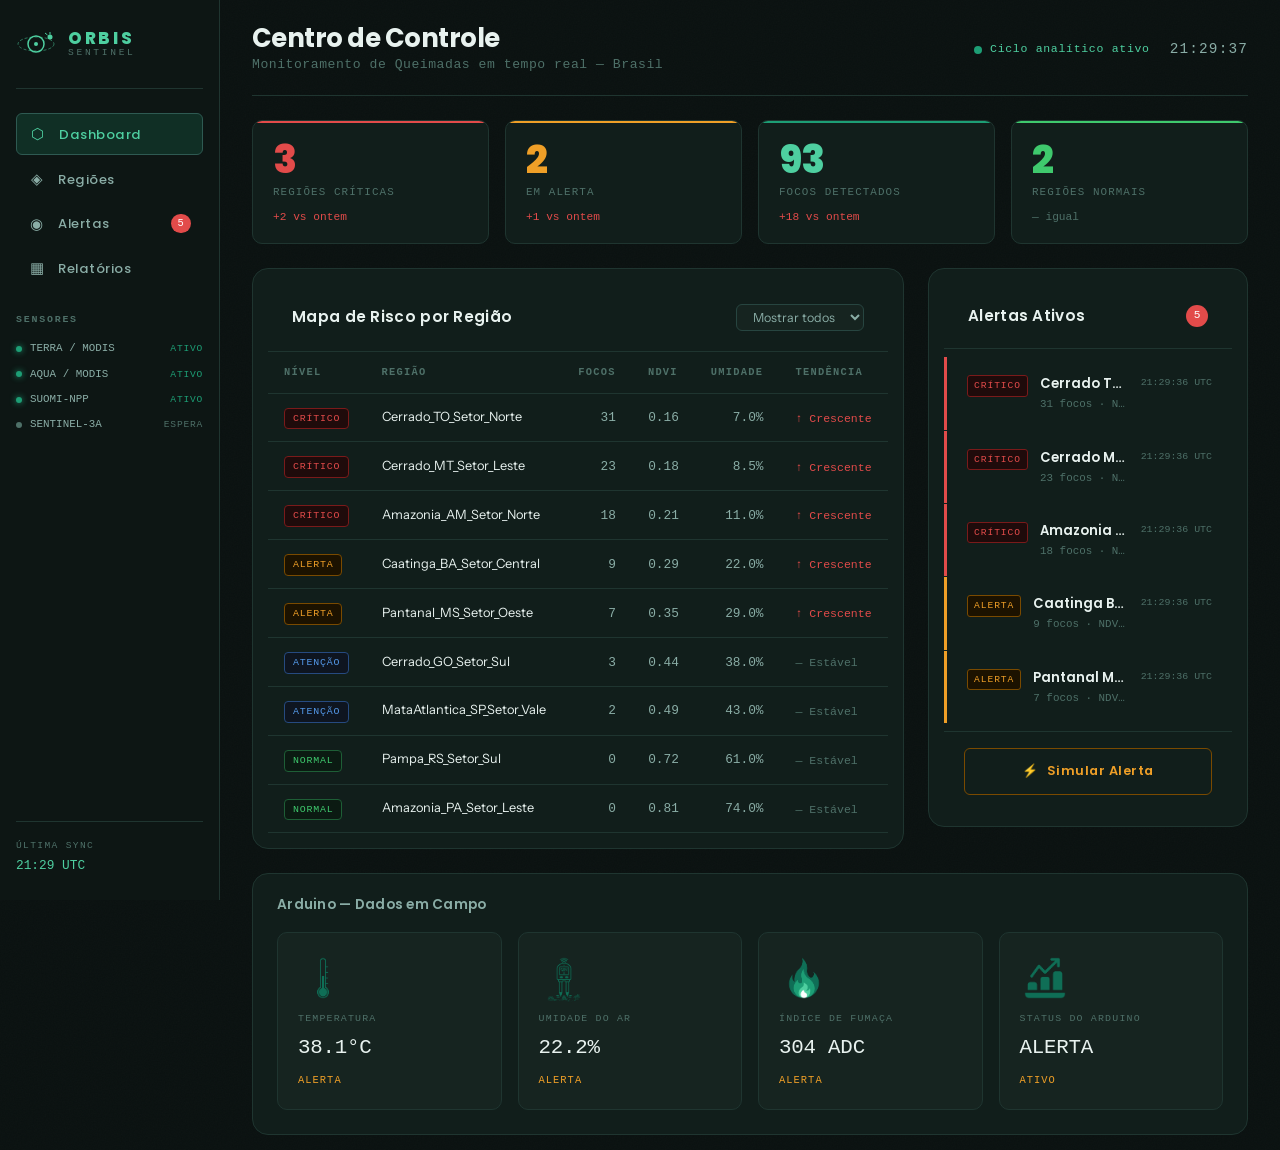
<file: index.html>
<!DOCTYPE html>
<html lang="pt-BR">
<head>
  <meta charset="UTF-8" />
  <meta name="viewport" content="width=device-width, initial-scale=1.0" />
  <meta name="description" content="Orbis Sentinel — Sistema de monitoramento orbital de queimadas e desmatamento em tempo real." />
  <title>Orbis Sentinel — Centro de Controle</title>

  <link rel="preconnect" href="https://fonts.googleapis.com" />
  <link rel="preconnect" href="https://fonts.gstatic.com" crossorigin />
  <link href="https://fonts.googleapis.com/css2?family=Syne:wght@400;500;600;700;800&family=JetBrains+Mono:wght@300;400;500&family=Instrument+Sans:ital,wght@0,400;0,500;0,600;1,400&display=swap" rel="stylesheet" />

  <link rel="stylesheet" href="css/style.css" />
</head>
<body>

  <a href="#main-content" class="skip-link">Ir para o conteúdo principal</a>

  <aside class="sidebar" aria-label="Painel de status do sistema">

    <div class="sidebar__brand" aria-label="Logo Orbis Sentinel">
      <div class="brand__icon" aria-hidden="true">
        <svg viewBox="0 0 40 40" fill="none" xmlns="http://www.w3.org/2000/svg" width="40" height="40">
          <circle cx="20" cy="20" r="8" stroke="currentColor" stroke-width="1.5"/>
          <ellipse cx="20" cy="20" rx="18" ry="7" stroke="currentColor" stroke-width="1" stroke-dasharray="3 2" opacity="0.5"/>
          <circle cx="34" cy="13" r="2.5" fill="currentColor"/>
          <line x1="31.5" y1="11" x2="29" y2="9" stroke="currentColor" stroke-width="1"/>
          <line x1="34" y1="10.5" x2="34" y2="8" stroke="currentColor" stroke-width="1"/>
          <circle cx="20" cy="20" r="2" fill="currentColor"/>
        </svg>
      </div>
      <div class="brand__text">
        <span class="brand__name">ORBIS</span>
        <span class="brand__sub">SENTINEL</span>
      </div>
    </div>

    <nav class="sidebar__nav" aria-label="Navegação principal">
      <a href="index.html"     class="nav__item nav__item--active" aria-current="page">
        <span class="nav__icon" aria-hidden="true">⬡</span>
        <span class="nav__label">Dashboard</span>
      </a>
      <a href="regioes.html"   class="nav__item">
        <span class="nav__icon" aria-hidden="true">◈</span>
        <span class="nav__label">Regiões</span>
      </a>
      <a href="alertas.html"   class="nav__item">
        <span class="nav__icon" aria-hidden="true">◉</span>
        <span class="nav__label">Alertas</span>
        <span class="nav__badge" aria-label="5 alertas ativos">5</span>
      </a>
      <a href="relatorios.html" class="nav__item">
        <span class="nav__icon" aria-hidden="true">▦</span>
        <span class="nav__label">Relatórios</span>
      </a>
    </nav>

    <section class="sidebar__satellites" aria-label="Satélites ativos em monitoramento">
      <h2 class="sidebar__section-title">Sensores</h2>
      <ul class="satellite-list" role="list">
        <li class="satellite-item satellite-item--online">
          <span class="satellite-item__dot" aria-hidden="true"></span>
          <span class="satellite-item__name">TERRA / MODIS</span>
          <span class="satellite-item__status">ATIVO</span>
        </li>
        <li class="satellite-item satellite-item--online">
          <span class="satellite-item__dot" aria-hidden="true"></span>
          <span class="satellite-item__name">AQUA / MODIS</span>
          <span class="satellite-item__status">ATIVO</span>
        </li>
        <li class="satellite-item satellite-item--online">
          <span class="satellite-item__dot" aria-hidden="true"></span>
          <span class="satellite-item__name">SUOMI-NPP</span>
          <span class="satellite-item__status">ATIVO</span>
        </li>
        <li class="satellite-item satellite-item--standby">
          <span class="satellite-item__dot" aria-hidden="true"></span>
          <span class="satellite-item__name">SENTINEL-3A</span>
          <span class="satellite-item__status">ESPERA</span>
        </li>
      </ul>
    </section>

    <div class="sidebar__sync">
      <span class="sync__label">Última sync</span>
      <time class="sync__time" id="last-sync" datetime="2026-06-01T08:00">08:00 UTC</time>
    </div>

    <button class="sidebar__toggle" id="nav-toggle" aria-expanded="false" aria-controls="sidebar-nav-region" aria-label="Abrir menu de navegação">
      <span aria-hidden="true">☰</span>
    </button>

  </aside>

  <main id="main-content" class="main">

    <header class="topbar" role="banner">
      <div class="topbar__left">
        <h1 class="topbar__title">Centro de Controle</h1>
        <p class="topbar__subtitle">Monitoramento de Queimadas em tempo real — Brasil</p>
      </div>
      <div class="topbar__right">
        <div class="topbar__cycle" aria-live="polite" aria-label="Status do ciclo analítico">
          <span class="cycle__dot" aria-hidden="true"></span>
          <span class="cycle__label">Ciclo analítico ativo</span>
        </div>
        <time class="topbar__clock" id="clock" datetime="" aria-label="Hora atual">--:--:--</time>
      </div>
    </header>

    <section class="kpi-strip" aria-labelledby="kpi-heading">
      <h2 id="kpi-heading" class="visually-hidden">Indicadores chave de monitoramento</h2>

      <article class="kpi-card kpi-card--critical" aria-label="Regiões em nível crítico">
        <span class="kpi-card__value" id="kpi-critico">3</span>
        <span class="kpi-card__label">Regiões Críticas</span>
        <span class="kpi-card__delta kpi-card__delta--up" aria-label="Aumento de 2">+2 vs ontem</span>
      </article>

      <article class="kpi-card kpi-card--alert" aria-label="Regiões em nível alerta">
        <span class="kpi-card__value" id="kpi-alerta">2</span>
        <span class="kpi-card__label">Em Alerta</span>
        <span class="kpi-card__delta kpi-card__delta--up" aria-label="Aumento de 1">+1 vs ontem</span>
      </article>

      <article class="kpi-card kpi-card--total" aria-label="Total de focos de calor detectados">
        <span class="kpi-card__value" id="kpi-focos">93</span>
        <span class="kpi-card__label">Focos Detectados</span>
        <span class="kpi-card__delta kpi-card__delta--up" aria-label="Aumento de 18">+18 vs ontem</span>
      </article>

      <article class="kpi-card kpi-card--normal" aria-label="Regiões com status normal">
        <span class="kpi-card__value" id="kpi-normal">4</span>
        <span class="kpi-card__label">Regiões Normais</span>
        <span class="kpi-card__delta kpi-card__delta--neutral" aria-label="Sem variação">— igual</span>
      </article>

    </section>

    <div class="content-grid">

      <section class="panel panel--regions" aria-labelledby="regions-heading">
        <header class="panel__header">
          <h2 id="regions-heading" class="panel__title">Mapa de Risco por Região</h2>
          <div class="panel__controls">
            <label for="filter-nivel" class="visually-hidden">Filtrar por nível de risco</label>
            <select id="filter-nivel" class="panel__filter" aria-label="Filtrar regiões por nível de risco">
              <option value="todos">Mostrar todos</option>
              <option value="CRITICO">Crítico</option>
              <option value="ALERTA">Alerta</option>
              <option value="ATENCAO">Atenção</option>
              <option value="NORMAL">Normal</option>
            </select>
          </div>
        </header>

        <div class="table-wrapper" role="region" aria-label="Tabela de regiões monitoradas" tabindex="0">
          <table class="regions-table" id="regions-table">
            <thead>
              <tr>
                <th scope="col">Nível</th>
                <th scope="col">Região</th>
                <th scope="col" class="col--numeric">Focos</th>
                <th scope="col" class="col--numeric">NDVI</th>
                <th scope="col" class="col--numeric">Umidade</th>
                <th scope="col">Tendência</th>
              </tr>
            </thead>
            <tbody id="regions-tbody">
              <tr class="row--critico" data-nivel="CRITICO">
                <td><span class="badge badge--critico" aria-label="Nível crítico">CRÍTICO</span></td>
                <td class="col--region">Cerrado_TO_Setor_Norte</td>
                <td class="col--numeric"><span class="mono">31</span></td>
                <td class="col--numeric"><span class="mono">0.16</span></td>
                <td class="col--numeric"><span class="mono">7.0%</span></td>
                <td><span class="trend trend--up" aria-label="Tendência crescente">↑ Crescente</span></td>
              </tr>
              <tr class="row--critico" data-nivel="CRITICO">
                <td><span class="badge badge--critico" aria-label="Nível crítico">CRÍTICO</span></td>
                <td class="col--region">Cerrado_MT_Setor_Leste</td>
                <td class="col--numeric"><span class="mono">23</span></td>
                <td class="col--numeric"><span class="mono">0.18</span></td>
                <td class="col--numeric"><span class="mono">8.5%</span></td>
                <td><span class="trend trend--up" aria-label="Tendência crescente">↑ Crescente</span></td>
              </tr>
              <tr class="row--critico" data-nivel="CRITICO">
                <td><span class="badge badge--critico" aria-label="Nível crítico">CRÍTICO</span></td>
                <td class="col--region">Amazonia_AM_Setor_Norte</td>
                <td class="col--numeric"><span class="mono">18</span></td>
                <td class="col--numeric"><span class="mono">0.21</span></td>
                <td class="col--numeric"><span class="mono">11.0%</span></td>
                <td><span class="trend trend--up" aria-label="Tendência crescente">↑ Crescente</span></td>
              </tr>
              <tr class="row--alerta" data-nivel="ALERTA">
                <td><span class="badge badge--alerta" aria-label="Nível alerta">ALERTA</span></td>
                <td class="col--region">Caatinga_BA_Setor_Central</td>
                <td class="col--numeric"><span class="mono">9</span></td>
                <td class="col--numeric"><span class="mono">0.29</span></td>
                <td class="col--numeric"><span class="mono">22.0%</span></td>
                <td><span class="trend trend--up" aria-label="Tendência crescente">↑ Crescente</span></td>
              </tr>
              <tr class="row--alerta" data-nivel="ALERTA">
                <td><span class="badge badge--alerta" aria-label="Nível alerta">ALERTA</span></td>
                <td class="col--region">Pantanal_MS_Setor_Oeste</td>
                <td class="col--numeric"><span class="mono">7</span></td>
                <td class="col--numeric"><span class="mono">0.35</span></td>
                <td class="col--numeric"><span class="mono">29.0%</span></td>
                <td><span class="trend trend--up" aria-label="Tendência crescente">↑ Crescente</span></td>
              </tr>
              <tr class="row--atencao" data-nivel="ATENCAO">
                <td><span class="badge badge--atencao" aria-label="Nível atenção">ATENÇÃO</span></td>
                <td class="col--region">Cerrado_GO_Setor_Sul</td>
                <td class="col--numeric"><span class="mono">3</span></td>
                <td class="col--numeric"><span class="mono">0.44</span></td>
                <td class="col--numeric"><span class="mono">38.0%</span></td>
                <td><span class="trend trend--stable" aria-label="Tendência estável">— Estável</span></td>
              </tr>
              <tr class="row--atencao" data-nivel="ATENCAO">
                <td><span class="badge badge--atencao" aria-label="Nível atenção">ATENÇÃO</span></td>
                <td class="col--region">MataAtlantica_SP_Setor_Vale</td>
                <td class="col--numeric"><span class="mono">2</span></td>
                <td class="col--numeric"><span class="mono">0.49</span></td>
                <td class="col--numeric"><span class="mono">43.0%</span></td>
                <td><span class="trend trend--stable" aria-label="Tendência estável">— Estável</span></td>
              </tr>
              <tr class="row--normal" data-nivel="NORMAL">
                <td><span class="badge badge--normal" aria-label="Nível normal">NORMAL</span></td>
                <td class="col--region">Pampa_RS_Setor_Sul</td>
                <td class="col--numeric"><span class="mono">0</span></td>
                <td class="col--numeric"><span class="mono">0.72</span></td>
                <td class="col--numeric"><span class="mono">61.0%</span></td>
                <td><span class="trend trend--stable" aria-label="Tendência estável">— Estável</span></td>
              </tr>
              <tr class="row--normal" data-nivel="NORMAL">
                <td><span class="badge badge--normal" aria-label="Nível normal">NORMAL</span></td>
                <td class="col--region">Amazonia_PA_Setor_Leste</td>
                <td class="col--numeric"><span class="mono">0</span></td>
                <td class="col--numeric"><span class="mono">0.81</span></td>
                <td class="col--numeric"><span class="mono">74.0%</span></td>
                <td><span class="trend trend--stable" aria-label="Tendência estável">— Estável</span></td>
              </tr>
            </tbody>
          </table>
        </div>
      </section>

      <aside class="panel panel--alerts" aria-labelledby="alerts-heading">
        <header class="panel__header">
          <h2 id="alerts-heading" class="panel__title">Alertas Ativos</h2>
          <span class="panel__count" aria-label="5 alertas ativos">5</span>
        </header>

        <ul class="alerts-list" id="alerts-list" aria-live="polite" aria-label="Lista de alertas ativos" role="list">

          <li class="alert-card alert-card--critico" role="listitem">
            <div class="alert-card__level" aria-label="Crítico">CRÍTICO</div>
            <div class="alert-card__body">
              <strong class="alert-card__region">Cerrado TO — Norte</strong>
              <span class="alert-card__detail mono">31 focos · NDVI 0.16 · 7% umid.</span>
            </div>
            <time class="alert-card__time mono" datetime="2026-06-01T08:00">08:00 UTC</time>
          </li>

          <li class="alert-card alert-card--critico" role="listitem">
            <div class="alert-card__level" aria-label="Crítico">CRÍTICO</div>
            <div class="alert-card__body">
              <strong class="alert-card__region">Cerrado MT — Leste</strong>
              <span class="alert-card__detail mono">23 focos · NDVI 0.18 · 8.5% umid.</span>
            </div>
            <time class="alert-card__time mono" datetime="2026-06-01T08:00">08:00 UTC</time>
          </li>

          <li class="alert-card alert-card--critico" role="listitem">
            <div class="alert-card__level" aria-label="Crítico">CRÍTICO</div>
            <div class="alert-card__body">
              <strong class="alert-card__region">Amazônia AM — Norte</strong>
              <span class="alert-card__detail mono">18 focos · NDVI 0.21 · 11% umid.</span>
            </div>
            <time class="alert-card__time mono" datetime="2026-06-01T08:00">08:00 UTC</time>
          </li>

          <li class="alert-card alert-card--alerta" role="listitem">
            <div class="alert-card__level" aria-label="Alerta">ALERTA</div>
            <div class="alert-card__body">
              <strong class="alert-card__region">Caatinga BA — Central</strong>
              <span class="alert-card__detail mono">9 focos · NDVI 0.29 · 22% umid.</span>
            </div>
            <time class="alert-card__time mono" datetime="2026-06-01T08:00">08:00 UTC</time>
          </li>

          <li class="alert-card alert-card--alerta" role="listitem">
            <div class="alert-card__level" aria-label="Alerta">ALERTA</div>
            <div class="alert-card__body">
              <strong class="alert-card__region">Pantanal MS — Oeste</strong>
              <span class="alert-card__detail mono">7 focos · NDVI 0.35 · 29% umid.</span>
            </div>
            <time class="alert-card__time mono" datetime="2026-06-01T08:00">08:00 UTC</time>
          </li>

        </ul>

        <div class="alerts-footer">
          <button class="btn btn--simulate" id="btn-simulate" type="button" aria-describedby="simulate-desc">
            <span aria-hidden="true">⚡</span> Simular Alerta
          </button>
          <p id="simulate-desc" class="visually-hidden">Simula a chegada de um novo alerta crítico no sistema</p>
        </div>

      </aside>

    </div>

    <section class="sensor-strip" aria-labelledby="sensor-heading">
      <h2 id="sensor-heading" class="panel__title panel__title--strip">Arduino — Dados em Campo</h2>
      <div class="sensor-grid">

        <article class="sensor-card" aria-label="Temperatura atual do sensor de campo">
          <img src="./assets/termometro.png" alt="termometro" class="sensor-card__icon" style="width: 50px; height: 50px;">
          <span class="sensor-card__label">Temperatura</span>
          <span class="sensor-card__value mono" id="sensor-temp">38.4°C</span>
          <span class="sensor-card__status sensor-card__status--warn" aria-live="polite" id="sensor-temp-status">ATENÇÃO</span>
        </article>

        <article class="sensor-card" aria-label="Umidade do ar do sensor de campo">
          <img src="./assets/umidade.png" alt="umidade" class="sensor-card__icon" style="width: 50px; height: 50px;">
          <span class="sensor-card__label">Umidade do Ar</span>
          <span class="sensor-card__value mono" id="sensor-umid">22.1%</span>
          <span class="sensor-card__status sensor-card__status--warn" aria-live="polite" id="sensor-umid-status">ATENÇÃO</span>
        </article>

        <article class="sensor-card" aria-label="Índice de fumaça do sensor de campo">
           <img src="./assets/fogo.png" alt="fogo" class="sensor-card__icon" style="width: 50px; height: 50px;">
          <span class="sensor-card__label">Índice de Fumaça</span>
          <span class="sensor-card__value mono" id="sensor-fumaca">312 ADC</span>
          <span class="sensor-card__status sensor-card__status--ok" aria-live="polite" id="sensor-fumaca-status">NORMAL</span>
        </article>

        <article class="sensor-card" aria-label="Status Geral do Arduino">
          <img src="./assets/status.png" alt="status" class="sensor-card__icon" style="width: 50px; height: 50px;">
          <span class="sensor-card__label">Status do Arduino</span>
          <span class="sensor-card__value mono" id="sensor-status">ALERTA</span>
          <span class="sensor-card__status sensor-card__status--warn" aria-live="polite" id="sensor-node-status">ATIVO</span>
        </article>

      </div>
    </section>

  </main>

  <div class="modal-overlay" id="modal-overlay" role="dialog" aria-modal="true" aria-labelledby="modal-title" hidden>
    <div class="modal">
      <header class="modal__header">
        <h2 id="modal-title" class="modal__title">Acesso Restrito</h2>
        <button class="modal__close" id="modal-close" aria-label="Fechar modal de login" type="button">✕</button>
      </header>
      <div class="modal__body">
        <p class="modal__desc">Identifique-se para acionar protocolos de resposta.</p>
        <div class="form-group">
          <label for="login-user" class="form-label">Usuário operador</label>
          <input type="text" id="login-user" class="form-input" placeholder="ex: carlos.mendes" autocomplete="username" />
          <span class="form-error" id="error-user" role="alert" aria-live="assertive"></span>
        </div>
        <div class="form-group">
          <label for="login-pass" class="form-label">Senha</label>
          <input type="password" id="login-pass" class="form-input" placeholder="••••••••" autocomplete="current-password" />
          <span class="form-error" id="error-pass" role="alert" aria-live="assertive"></span>
        </div>
        <div class="form-error form-error--general" id="error-general" role="alert" aria-live="assertive"></div>
        <button class="btn btn--primary btn--full" id="btn-login" type="button">Entrar no sistema</button>
      </div>
    </div>
  </div>

  <div class="toast" id="toast" role="status" aria-live="polite" aria-atomic="true" hidden>
    <span class="toast__icon" aria-hidden="true">⚠</span>
    <span class="toast__message" id="toast-message">Novo alerta detectado</span>
  </div>
  <script src="js/main.js"></script>
</body>
</html>
</file>
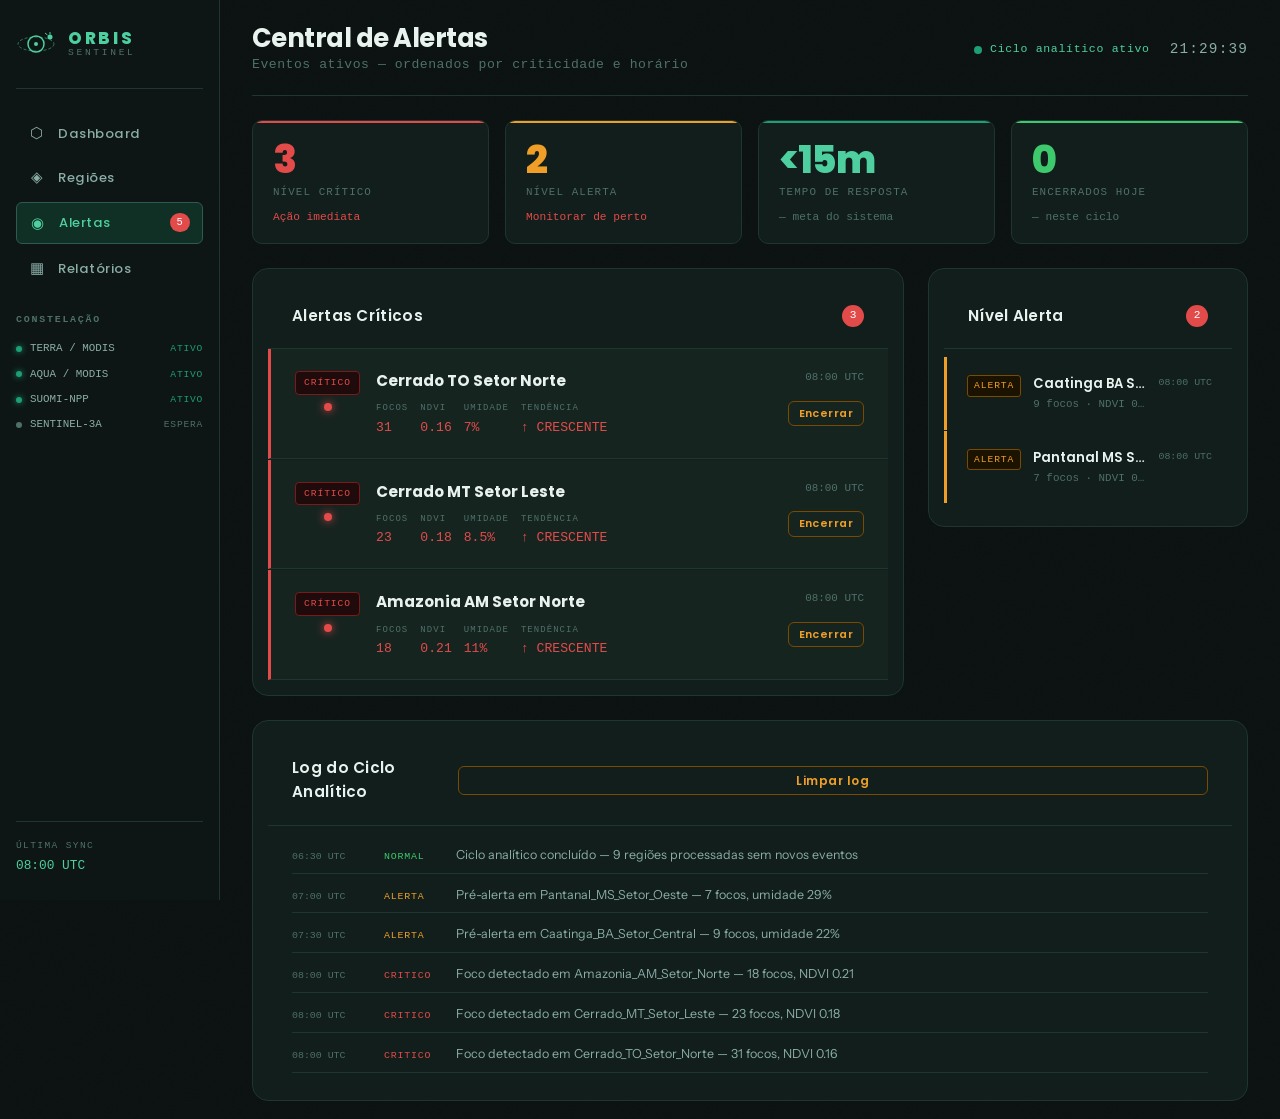
<file: alertas.html>
<!DOCTYPE html>
<html lang="pt-BR">
<head>
  <meta charset="UTF-8" />
  <meta name="viewport" content="width=device-width, initial-scale=1.0" />
  <meta name="description" content="Orbis Sentinel — Central de alertas ativos de queimadas e desmatamento." />
  <title>Orbis Sentinel — Alertas</title>
  <link rel="preconnect" href="https://fonts.googleapis.com" />
  <link rel="preconnect" href="https://fonts.gstatic.com" crossorigin />
  <link href="https://fonts.googleapis.com/css2?family=Syne:wght@400;500;600;700;800&family=JetBrains+Mono:wght@300;400;500&family=Instrument+Sans:ital,wght@0,400;0,500;0,600;1,400&display=swap" rel="stylesheet" />
  <link rel="stylesheet" href="css/style.css" />
  <link rel="stylesheet" href="css/alertas.css" />
</head>
<body>

  <a href="#main-content" class="skip-link">Ir para o conteúdo principal</a>

  <aside class="sidebar" aria-label="Painel de status do sistema">

    <div class="sidebar__brand" aria-label="Logo Orbis Sentinel">
      <div class="brand__icon" aria-hidden="true">
        <svg viewBox="0 0 40 40" fill="none" xmlns="http://www.w3.org/2000/svg" width="40" height="40">
          <circle cx="20" cy="20" r="8" stroke="currentColor" stroke-width="1.5"/>
          <ellipse cx="20" cy="20" rx="18" ry="7" stroke="currentColor" stroke-width="1" stroke-dasharray="3 2" opacity="0.5"/>
          <circle cx="34" cy="13" r="2.5" fill="currentColor"/>
          <line x1="31.5" y1="11" x2="29" y2="9" stroke="currentColor" stroke-width="1"/>
          <line x1="34" y1="10.5" x2="34" y2="8" stroke="currentColor" stroke-width="1"/>
          <circle cx="20" cy="20" r="2" fill="currentColor"/>
        </svg>
      </div>
      <div class="brand__text">
        <span class="brand__name">ORBIS</span>
        <span class="brand__sub">SENTINEL</span>
      </div>
    </div>

    <nav class="sidebar__nav" aria-label="Navegação principal">
      <a href="index.html"      class="nav__item">
        <span class="nav__icon" aria-hidden="true">⬡</span>
        <span class="nav__label">Dashboard</span>
      </a>
      <a href="regioes.html"    class="nav__item">
        <span class="nav__icon" aria-hidden="true">◈</span>
        <span class="nav__label">Regiões</span>
      </a>
      <a href="alertas.html"    class="nav__item nav__item--active" aria-current="page">
        <span class="nav__icon" aria-hidden="true">◉</span>
        <span class="nav__label">Alertas</span>
        <span class="nav__badge" aria-label="5 alertas ativos">5</span>
      </a>
      <a href="relatorios.html" class="nav__item">
        <span class="nav__icon" aria-hidden="true">▦</span>
        <span class="nav__label">Relatórios</span>
      </a>
    </nav>

    <section class="sidebar__satellites" aria-label="Satélites ativos">
      <h2 class="sidebar__section-title">Constelação</h2>
      <ul class="satellite-list" role="list">
        <li class="satellite-item satellite-item--online">
          <span class="satellite-item__dot" aria-hidden="true"></span>
          <span class="satellite-item__name">TERRA / MODIS</span>
          <span class="satellite-item__status">ATIVO</span>
        </li>
        <li class="satellite-item satellite-item--online">
          <span class="satellite-item__dot" aria-hidden="true"></span>
          <span class="satellite-item__name">AQUA / MODIS</span>
          <span class="satellite-item__status">ATIVO</span>
        </li>
        <li class="satellite-item satellite-item--online">
          <span class="satellite-item__dot" aria-hidden="true"></span>
          <span class="satellite-item__name">SUOMI-NPP</span>
          <span class="satellite-item__status">ATIVO</span>
        </li>
        <li class="satellite-item satellite-item--standby">
          <span class="satellite-item__dot" aria-hidden="true"></span>
          <span class="satellite-item__name">SENTINEL-3A</span>
          <span class="satellite-item__status">ESPERA</span>
        </li>
      </ul>
    </section>

    <div class="sidebar__sync">
      <span class="sync__label">Última sync</span>
      <time class="sync__time" id="last-sync" datetime="2026-06-01T08:00">08:00 UTC</time>
    </div>

    <button class="sidebar__toggle" id="nav-toggle" aria-expanded="false" aria-label="Abrir menu de navegação">
      <span aria-hidden="true">☰</span>
    </button>

  </aside>

  <main id="main-content" class="main">

    <header class="topbar" role="banner">
      <div class="topbar__left">
        <h1 class="topbar__title">Central de Alertas</h1>
        <p class="topbar__subtitle">Eventos ativos — ordenados por criticidade e horário</p>
      </div>
      <div class="topbar__right">
        <div class="topbar__cycle" aria-live="polite">
          <span class="cycle__dot" aria-hidden="true"></span>
          <span class="cycle__label">Ciclo analítico ativo</span>
        </div>
        <time class="topbar__clock" id="clock" datetime="" aria-label="Hora atual">--:--:--</time>
      </div>
    </header>

    <section class="kpi-strip" aria-labelledby="kpi-alertas-heading">
      <h2 id="kpi-alertas-heading" class="visually-hidden">Indicadores de alertas ativos</h2>

      <article class="kpi-card kpi-card--critical" aria-label="Alertas de nível crítico">
        <span class="kpi-card__value" id="kpi-critico">3</span>
        <span class="kpi-card__label">Nível Crítico</span>
        <span class="kpi-card__delta kpi-card__delta--up">Ação imediata</span>
      </article>

      <article class="kpi-card kpi-card--alert" aria-label="Alertas de nível alerta">
        <span class="kpi-card__value" id="kpi-alerta">2</span>
        <span class="kpi-card__label">Nível Alerta</span>
        <span class="kpi-card__delta kpi-card__delta--up">Monitorar de perto</span>
      </article>

      <article class="kpi-card kpi-card--total" aria-label="Tempo médio de resposta">
        <span class="kpi-card__value">&lt;15m</span>
        <span class="kpi-card__label">Tempo de Resposta</span>
        <span class="kpi-card__delta kpi-card__delta--neutral">— meta do sistema</span>
      </article>

      <article class="kpi-card kpi-card--normal" aria-label="Alertas encerrados hoje">
        <span class="kpi-card__value" id="kpi-encerrado">0</span>
        <span class="kpi-card__label">Encerrados Hoje</span>
        <span class="kpi-card__delta kpi-card__delta--neutral">— neste ciclo</span>
      </article>
    </section>

    <div class="content-grid content-grid--alertas">

      <section class="panel" aria-labelledby="criticos-heading">
        <header class="panel__header">
          <h2 id="criticos-heading" class="panel__title">Alertas Críticos</h2>
          <span class="panel__count" aria-label="3 alertas críticos" id="count-critico">3</span>
        </header>
        <ul class="alertas-expandidos" id="lista-criticos" aria-label="Lista de alertas críticos" role="list">
        </ul>
      </section>

      <section class="panel panel--alerts" aria-labelledby="alertas-heading">
        <header class="panel__header">
          <h2 id="alertas-heading" class="panel__title">Nível Alerta</h2>
          <span class="panel__count" aria-label="2 alertas" id="count-alerta">2</span>
        </header>
        <ul class="alerts-list" id="lista-alertas" aria-label="Lista de alertas nível alerta" role="list">
        </ul>
      </section>

    </div>

    <section class="panel" aria-labelledby="log-heading">
      <header class="panel__header">
        <h2 id="log-heading" class="panel__title">Log do Ciclo Analítico</h2>
        <button class="btn btn--simulate" id="btn-limpar-log" type="button" style="padding:4px 12px;font-size:.75rem;">
          Limpar log
        </button>
      </header>
      <div class="log-container" role="log" aria-live="polite" aria-label="Log de eventos do sistema">
        <ol class="log-list" id="log-list" reversed>
        </ol>
      </div>
    </section>

  </main>

  <div class="toast" id="toast" role="status" aria-live="polite" aria-atomic="true" hidden>
    <span class="toast__icon" aria-hidden="true">⚠</span>
    <span class="toast__message" id="toast-message">Notificação</span>
  </div>
  <script src="js/alertas.js"></script>
</body>
</html>
</file>
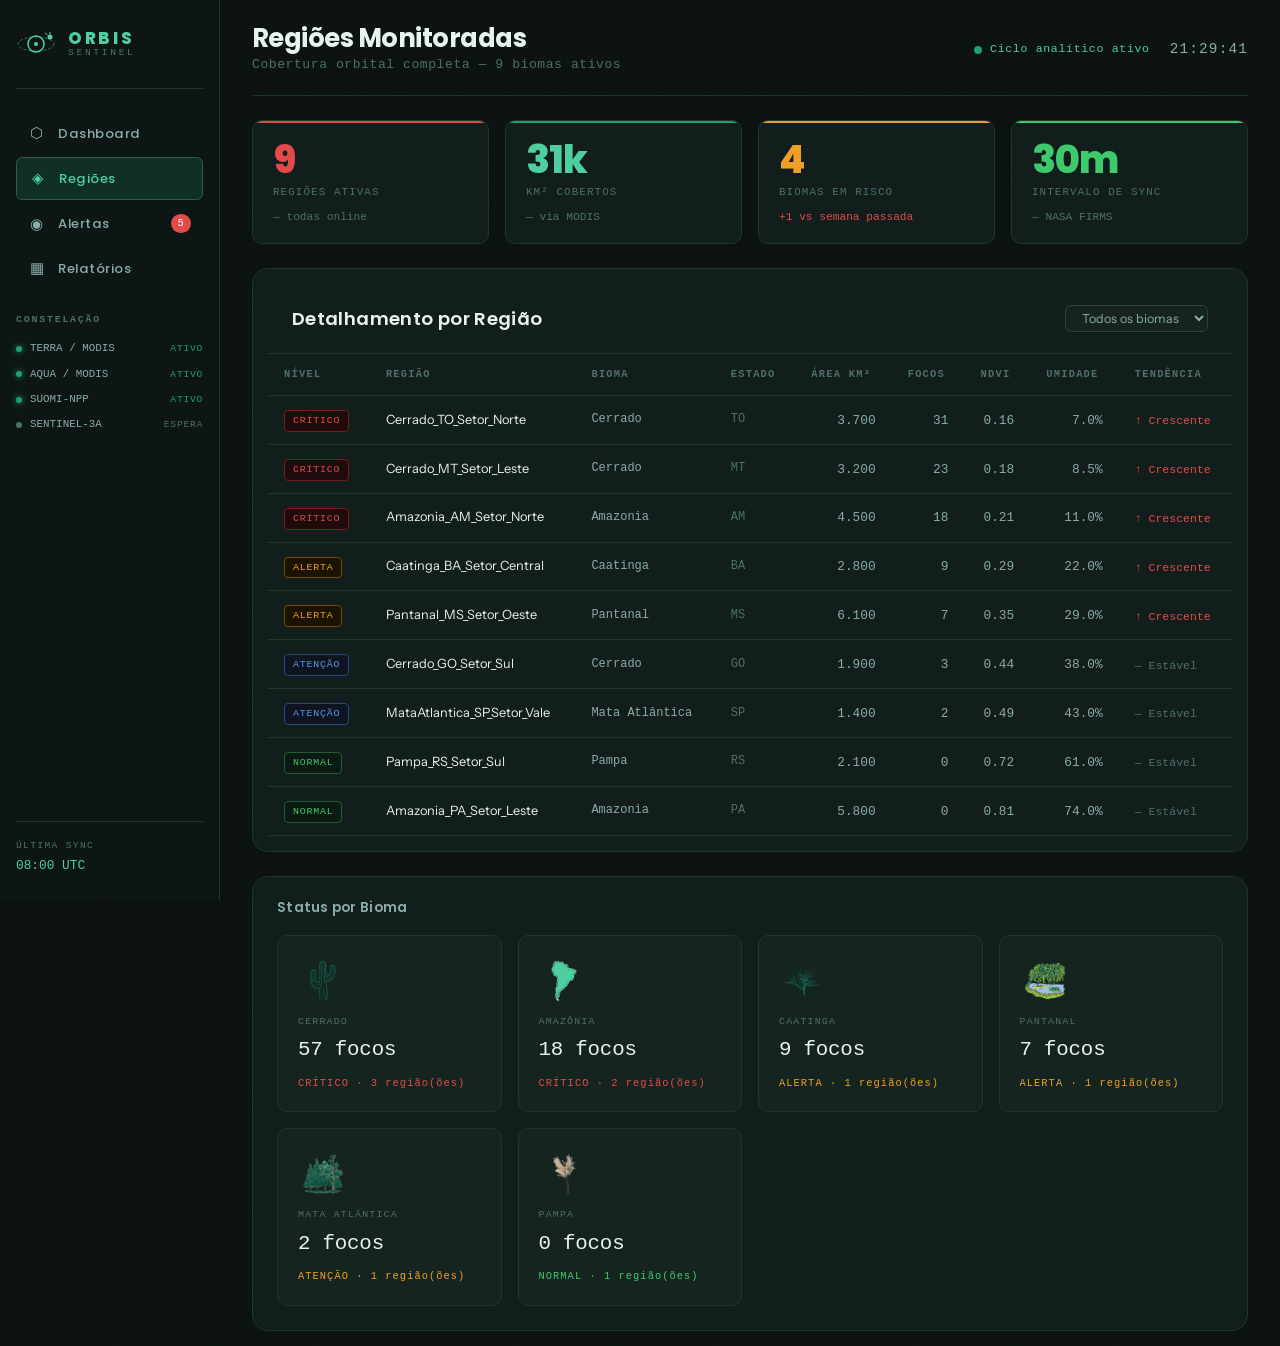
<file: regioes.html>
<!DOCTYPE html>
<html lang="pt-BR">
<head>
  <meta charset="UTF-8" />
  <meta name="viewport" content="width=device-width, initial-scale=1.0" />
  <meta name="description" content="Orbis Sentinel — Mapa completo de regiões monitoradas por satélite." />
  <title>Orbis Sentinel — Regiões</title>
  <link rel="preconnect" href="https://fonts.googleapis.com" />
  <link rel="preconnect" href="https://fonts.gstatic.com" crossorigin />
  <link href="https://fonts.googleapis.com/css2?family=Syne:wght@400;500;600;700;800&family=JetBrains+Mono:wght@300;400;500&family=Instrument+Sans:ital,wght@0,400;0,500;0,600;1,400&display=swap" rel="stylesheet" />
  <link rel="stylesheet" href="css/style.css" />
</head>
<body>

  <a href="#main-content" class="skip-link">Ir para o conteúdo principal</a>

  <aside class="sidebar" aria-label="Painel de status do sistema">

    <div class="sidebar__brand" aria-label="Logo Orbis Sentinel">
      <div class="brand__icon" aria-hidden="true">
        <svg viewBox="0 0 40 40" fill="none" xmlns="http://www.w3.org/2000/svg" width="40" height="40">
          <circle cx="20" cy="20" r="8" stroke="currentColor" stroke-width="1.5"/>
          <ellipse cx="20" cy="20" rx="18" ry="7" stroke="currentColor" stroke-width="1" stroke-dasharray="3 2" opacity="0.5"/>
          <circle cx="34" cy="13" r="2.5" fill="currentColor"/>
          <line x1="31.5" y1="11" x2="29" y2="9" stroke="currentColor" stroke-width="1"/>
          <line x1="34" y1="10.5" x2="34" y2="8" stroke="currentColor" stroke-width="1"/>
          <circle cx="20" cy="20" r="2" fill="currentColor"/>
        </svg>
      </div>
      <div class="brand__text">
        <span class="brand__name">ORBIS</span>
        <span class="brand__sub">SENTINEL</span>
      </div>
    </div>

    <nav class="sidebar__nav" aria-label="Navegação principal">
      <a href="index.html"      class="nav__item">
        <span class="nav__icon" aria-hidden="true">⬡</span>
        <span class="nav__label">Dashboard</span>
      </a>
      <a href="regioes.html"    class="nav__item nav__item--active" aria-current="page">
        <span class="nav__icon" aria-hidden="true">◈</span>
        <span class="nav__label">Regiões</span>
      </a>
      <a href="alertas.html"    class="nav__item">
        <span class="nav__icon" aria-hidden="true">◉</span>
        <span class="nav__label">Alertas</span>
        <span class="nav__badge" aria-label="5 alertas ativos">5</span>
      </a>
      <a href="relatorios.html" class="nav__item">
        <span class="nav__icon" aria-hidden="true">▦</span>
        <span class="nav__label">Relatórios</span>
      </a>
    </nav>

    <section class="sidebar__satellites" aria-label="Satélites ativos em monitoramento">
      <h2 class="sidebar__section-title">Constelação</h2>
      <ul class="satellite-list" role="list">
        <li class="satellite-item satellite-item--online">
          <span class="satellite-item__dot" aria-hidden="true"></span>
          <span class="satellite-item__name">TERRA / MODIS</span>
          <span class="satellite-item__status">ATIVO</span>
        </li>
        <li class="satellite-item satellite-item--online">
          <span class="satellite-item__dot" aria-hidden="true"></span>
          <span class="satellite-item__name">AQUA / MODIS</span>
          <span class="satellite-item__status">ATIVO</span>
        </li>
        <li class="satellite-item satellite-item--online">
          <span class="satellite-item__dot" aria-hidden="true"></span>
          <span class="satellite-item__name">SUOMI-NPP</span>
          <span class="satellite-item__status">ATIVO</span>
        </li>
        <li class="satellite-item satellite-item--standby">
          <span class="satellite-item__dot" aria-hidden="true"></span>
          <span class="satellite-item__name">SENTINEL-3A</span>
          <span class="satellite-item__status">ESPERA</span>
        </li>
      </ul>
    </section>

    <div class="sidebar__sync">
      <span class="sync__label">Última sync</span>
      <time class="sync__time" id="last-sync" datetime="2026-06-01T08:00">08:00 UTC</time>
    </div>

    <button class="sidebar__toggle" id="nav-toggle" aria-expanded="false" aria-label="Abrir menu de navegação">
      <span aria-hidden="true">☰</span>
    </button>

  </aside>

  <main id="main-content" class="main">

    <header class="topbar" role="banner">
      <div class="topbar__left">
        <h1 class="topbar__title">Regiões Monitoradas</h1>
        <p class="topbar__subtitle">Cobertura orbital completa — 9 biomas ativos</p>
      </div>
      <div class="topbar__right">
        <div class="topbar__cycle" aria-live="polite" aria-label="Status do ciclo analítico">
          <span class="cycle__dot" aria-hidden="true"></span>
          <span class="cycle__label">Ciclo analítico ativo</span>
        </div>
        <time class="topbar__clock" id="clock" datetime="" aria-label="Hora atual">--:--:--</time>
      </div>
    </header>

    <section class="kpi-strip" aria-labelledby="kpi-heading-regioes">
      <h2 id="kpi-heading-regioes" class="visually-hidden">Indicadores de cobertura por bioma</h2>

      <article class="kpi-card kpi-card--critical" aria-label="Total de regiões monitoradas">
        <span class="kpi-card__value" id="kpi-regions">9</span>
        <span class="kpi-card__label">Regiões Ativas</span>
        <span class="kpi-card__delta kpi-card__delta--neutral">— todas online</span>
      </article>

      <article class="kpi-card kpi-card--total" aria-label="Área total monitorada em km²">
        <span class="kpi-card__value" id="kpi-area">31k</span>
        <span class="kpi-card__label">km² Cobertos</span>
        <span class="kpi-card__delta kpi-card__delta--neutral">— via MODIS</span>
      </article>

      <article class="kpi-card kpi-card--alert" aria-label="Biomas em risco elevado">
        <span class="kpi-card__value" id="kpi-risks">4</span>
        <span class="kpi-card__label">Biomas em Risco</span>
        <span class="kpi-card__delta kpi-card__delta--up">+1 vs semana passada</span>
      </article>

      <article class="kpi-card kpi-card--normal" aria-label="Frequência de varredura orbital">
        <span class="kpi-card__value" id="kpi-sync-interval">30m</span>
        <span class="kpi-card__label">Intervalo de Sync</span>
        <span class="kpi-card__delta kpi-card__delta--neutral">— NASA FIRMS</span>
      </article>
    </section>

    <section class="panel panel--regions" aria-labelledby="regioes-heading">
      <header class="panel__header">
        <h2 id="regioes-heading" class="region_details">Detalhamento por Região</h2>
        <div class="panel__controls">
          <label for="filter-bioma" class="visually-hidden">Filtrar por bioma</label>
          <select id="filter-bioma" class="panel__filter" aria-label="Filtrar por bioma">
            <option value="todos">Todos os biomas</option>
            <option value="Amazonia">Amazônia</option>
            <option value="Cerrado">Cerrado</option>
            <option value="Pantanal">Pantanal</option>
            <option value="Caatinga">Caatinga</option>
            <option value="MataAtlantica">Mata Atlântica</option>
            <option value="Pampa">Pampa</option>
          </select>
        </div>
      </header>

      <div class="table-wrapper" role="region" aria-label="Tabela detalhada de regiões" tabindex="0">
        <table class="regions-table" id="regioes-table" aria-describedby="table-description">
          <thead>
            <tr>
              <th scope="col">Nível</th>
              <th scope="col">Região</th>
              <th scope="col">Bioma</th>
              <th scope="col">Estado</th>
              <th scope="col" class="col--numeric">Área km²</th>
              <th scope="col" class="col--numeric">Focos</th>
              <th scope="col" class="col--numeric">NDVI</th>
              <th scope="col" class="col--numeric">Umidade</th>
              <th scope="col">Tendência</th>
            </tr>
          </thead>
          <tbody id="regioes-tbody">
          </tbody>
        </table>
      </div>
    </section>

    <section class="sensor-strip" aria-labelledby="biomas-heading">
      <h2 id="biomas-heading" class="panel__title panel__title--strip">Status por Bioma</h2>
      <div class="sensor-grid" id="biomas-grid">
      </div>
    </section>

  </main>

  <div class="toast" id="toast" role="status" aria-live="polite" aria-atomic="true" hidden>
    <span class="toast__icon" aria-hidden="true">⚠</span>
    <span class="toast__message" id="toast-message">Notificação</span>
  </div>
  <script src="js/regioes.js"></script>
</body>
</html>
</file>
<file: css/style.css>
/* ============================================================
   ORBIS SENTINEL — style.css
   Front-End Design (FED) · Global Solution 2026 · FIAP
   ============================================================
   Tokens → Reset → Layout → Sidebar → Topbar → KPI →
   Tabela → Alertas → Sensores → Modal → Toast → Responsive
   ============================================================ */

@import url('https://fonts.googleapis.com/css2?family=Poppins:ital,wght@0,100;0,200;0,300;0,400;0,500;0,600;0,700;0,800;0,900;1,100;1,200;1,300;1,400;1,500;1,600;1,700;1,800;1,900&display=swap');

:root {
  --bg-void:        #09100f;
  --bg-deep:        #0d1614;
  --bg-surface:     #111e1b;
  --bg-raised:      #162420;
  --bg-hover:       #1c2e29;
  --border-dim:     #1f3530;
  --border-mid:     #274540;
  --border-bright:  #2e5a52;

  --teal-900:  #0a3d33;
  --teal-700:  #0f6e56;
  --teal-500:  #1d9e75;
  --teal-300:  #4ecfa0;
  --teal-100:  #a8f0d8;
  --teal-glow: rgba(29, 158, 117, 0.18);

  --critico-bg:   #1f0b0b;
  --critico-mid:  #7a1a1a;
  --critico-main: #e24b4a;
  --critico-glow: rgba(226, 75, 74, 0.15);

  --alerta-bg:   #1c1200;
  --alerta-mid:  #7a4a00;
  --alerta-main: #ef9f27;
  --alerta-glow: rgba(239, 159, 39, 0.13);

  --atencao-bg:   #0e1520;
  --atencao-mid:  #264a80;
  --atencao-main: #5499e8;
  --atencao-glow: rgba(84, 153, 232, 0.12);

  --normal-bg:   #0b1a12;
  --normal-mid:  #1e5e36;
  --normal-main: #3fc96d;

  --text-primary:   #e8f2ef;
  --text-secondary: #8aada6;
  --text-muted:     #4e7068;
  --text-invert:    #09100f;

  --font-display: 'Poppins', sans-serif;
  --font-body:    'Instrument Sans', sans-serif;
  --font-mono:    'Space Mono', monospace;

  --sp-1: 4px;
  --sp-2: 8px;
  --sp-3: 12px;
  --sp-4: 16px;
  --sp-5: 20px;
  --sp-6: 24px;
  --sp-8: 32px;
  --sp-10: 40px;
  --sp-12: 48px;

  --sidebar-w: 220px;
  --radius-sm: 6px;
  --radius-md: 10px;
  --radius-lg: 16px;

  --ease-out: cubic-bezier(0.16, 1, 0.3, 1);
  --dur-fast: 160ms;
  --dur-mid:  280ms;
  --dur-slow: 500ms;
}

*, *::before, *::after { box-sizing: border-box; margin: 0; padding: 0; }

html {
  font-size: 16px;
  scroll-behavior: smooth;
  -webkit-text-size-adjust: 100%;
}

body {
  font-family: var(--font-body);
  background-color: var(--bg-void);
  color: var(--text-primary);
  line-height: 1.6;
  min-height: 100vh;
  display: grid;
  grid-template-columns: var(--sidebar-w) 1fr;
  grid-template-rows: 1fr;
  background-image: url("data:image/svg+xml,%3Csvg xmlns='http://www.w3.org/2000/svg' width='200' height='200'%3E%3Cfilter id='n'%3E%3CfeTurbulence type='fractalNoise' baseFrequency='0.75' numOctaves='4' stitchTiles='stitch'/%3E%3C/filter%3E%3Crect width='200' height='200' filter='url(%23n)' opacity='0.022'/%3E%3C/svg%3E");
}

a { color: inherit; text-decoration: none; }
ul, ol { list-style: none; }
img, svg { display: block; max-width: 100%; }
button { cursor: pointer; border: none; background: none; font: inherit; color: inherit; }
select { font: inherit; }

.skip-link {
  position: absolute;
  top: -100px;
  left: var(--sp-4);
  background: var(--teal-500);
  color: var(--text-invert);
  padding: var(--sp-2) var(--sp-4);
  border-radius: var(--radius-sm);
  font-family: var(--font-display);
  font-size: .85rem;
  font-weight: 600;
  z-index: 999;
  transition: top var(--dur-fast);
}
.skip-link:focus { top: var(--sp-4); }

/* Utilitário: visually hidden */
.visually-hidden {
  position: absolute;
  width: 1px; height: 1px;
  padding: 0; margin: -1px;
  overflow: hidden;
  clip: rect(0,0,0,0);
  white-space: nowrap;
  border: 0;
}

.mono { font-family: var(--font-mono); }

/* ── 3. SIDEBAR ────────────────────────────────────────────── */
.sidebar {
  grid-column: 1;
  grid-row: 1;
  background: var(--bg-deep);
  border-right: 1px solid var(--border-dim);
  display: flex;
  flex-direction: column;
  gap: var(--sp-6);
  padding: var(--sp-6) var(--sp-4);
  position: sticky;
  top: 0;
  height: 100vh;
  overflow-y: auto;
  z-index: 100;
}

/* Brand */
.sidebar__brand {
  display: flex;
  align-items: center;
  gap: var(--sp-3);
  padding-bottom: var(--sp-6);
  border-bottom: 1px solid var(--border-dim);
  color: var(--teal-300);
}
.brand__icon svg { color: var(--teal-400, var(--teal-300)); }
.brand__text {
  display: flex;
  flex-direction: column;
  line-height: 1.1;
}
.brand__name {
  font-family: var(--font-display);
  font-size: 1.05rem;
  font-weight: 800;
  letter-spacing: .16em;
  color: var(--teal-300);
}
.brand__sub {
  font-family: var(--font-mono);
  font-size: .6rem;
  letter-spacing: .28em;
  color: var(--text-muted);
}

/* Nav */
.sidebar__nav {
  display: flex;
  flex-direction: column;
  gap: var(--sp-1);
}
.nav__item {
  display: flex;
  align-items: center;
  gap: var(--sp-3);
  padding: var(--sp-2) var(--sp-3);
  border-radius: var(--radius-sm);
  font-family: var(--font-display);
  font-size: .82rem;
  font-weight: 500;
  color: var(--text-secondary);
  letter-spacing: .04em;
  transition: background var(--dur-fast), color var(--dur-fast);
  position: relative;
}
.nav__item:hover {
  background: var(--bg-hover);
  color: var(--text-primary);
}
.nav__item--active {
  background: var(--teal-glow);
  color: var(--teal-300);
  border: 1px solid var(--border-bright);
}
.nav__icon {
  font-size: .95rem;
  width: 18px;
  text-align: center;
  flex-shrink: 0;
}
.nav__badge {
  margin-left: auto;
  background: var(--critico-main);
  color: #fff;
  font-family: var(--font-mono);
  font-size: .65rem;
  font-weight: 500;
  padding: 1px 6px;
  border-radius: 20px;
  min-width: 20px;
  text-align: center;
  animation: badge-pulse 2s ease-in-out infinite;
}
@keyframes badge-pulse {
  0%, 100% { opacity: 1; }
  50%       { opacity: .6; }
}

/* Satellites */
.sidebar__section-title {
  font-family: var(--font-mono);
  font-size: .62rem;
  letter-spacing: .18em;
  color: var(--text-muted);
  text-transform: uppercase;
  margin-bottom: var(--sp-3);
}
.satellite-list {
  display: flex;
  flex-direction: column;
  gap: var(--sp-2);
}
.satellite-item {
  display: flex;
  align-items: center;
  gap: var(--sp-2);
  font-family: var(--font-mono);
  font-size: .68rem;
}
.satellite-item__dot {
  width: 6px; height: 6px;
  border-radius: 50%;
  flex-shrink: 0;
}
.satellite-item--online .satellite-item__dot {
  background: var(--teal-500);
  box-shadow: 0 0 6px var(--teal-500);
  animation: sat-pulse 2.4s ease-in-out infinite;
}
.satellite-item--standby .satellite-item__dot {
  background: var(--text-muted);
}
@keyframes sat-pulse {
  0%, 100% { box-shadow: 0 0 4px var(--teal-500); }
  50%       { box-shadow: 0 0 10px var(--teal-300); }
}
.satellite-item__name {
  color: var(--text-secondary);
  flex: 1;
  white-space: nowrap;
  overflow: hidden;
  text-overflow: ellipsis;
}
.satellite-item__status {
  color: var(--text-muted);
  font-size: .6rem;
  letter-spacing: .08em;
}
.satellite-item--online .satellite-item__status { color: var(--teal-500); }

/* Sync */
.sidebar__sync {
  margin-top: auto;
  display: flex;
  flex-direction: column;
  gap: 2px;
  border-top: 1px solid var(--border-dim);
  padding-top: var(--sp-4);
}
.sync__label {
  font-family: var(--font-mono);
  font-size: .6rem;
  letter-spacing: .14em;
  color: var(--text-muted);
  text-transform: uppercase;
}
.sync__time {
  font-family: var(--font-mono);
  font-size: .8rem;
  color: var(--teal-300);
}

/* Sidebar toggle (mobile) */
.sidebar__toggle {
  display: none;
  position: absolute;
  top: var(--sp-4);
  right: calc(-1 * var(--sp-10));
  background: var(--bg-deep);
  border: 1px solid var(--border-mid);
  color: var(--text-secondary);
  width: 36px; height: 36px;
  border-radius: 0 var(--radius-sm) var(--radius-sm) 0;
  font-size: 1rem;
  align-items: center;
  justify-content: center;
  z-index: 101;
}

/* ── 4. MAIN ───────────────────────────────────────────────── */
.main {
  grid-column: 2;
  grid-row: 1;
  display: flex;
  flex-direction: column;
  gap: var(--sp-6);
  padding: var(--sp-6) var(--sp-8);
  min-height: 100vh;
  overflow-x: hidden;
}

/* ── 5. TOPBAR ─────────────────────────────────────────────── */
.topbar {
  display: flex;
  align-items: center;
  justify-content: space-between;
  gap: var(--sp-4);
  flex-wrap: wrap;
  padding-bottom: var(--sp-5);
  border-bottom: 1px solid var(--border-dim);
}
.topbar__title {
  font-family: var(--font-display);
  font-size: 1.6rem;
  font-weight: 700;
  letter-spacing: -.02em;
  color: var(--text-primary);
  line-height: 1.1;
}
.topbar__subtitle {
  font-size: .82rem;
  color: var(--text-muted);
  margin-top: 2px;
  font-family: var(--font-mono);
  letter-spacing: .04em;
}
.topbar__right {
  display: flex;
  align-items: center;
  gap: var(--sp-5);
}
.topbar__cycle {
  display: flex;
  align-items: center;
  gap: var(--sp-2);
  font-family: var(--font-mono);
  font-size: .72rem;
  color: var(--teal-300);
  letter-spacing: .06em;
}
.cycle__dot {
  width: 8px; height: 8px;
  border-radius: 50%;
  background: var(--teal-500);
  animation: cycle-pulse 1.6s ease-in-out infinite;
}
@keyframes cycle-pulse {
  0%, 100% { transform: scale(1);   opacity: 1; }
  50%       { transform: scale(1.4); opacity: .7; }
}
.topbar__clock {
  font-family: var(--font-mono);
  font-size: .9rem;
  color: var(--text-secondary);
  letter-spacing: .08em;
}

/* ── 6. KPI STRIP ──────────────────────────────────────────── */
.kpi-strip {
  display: grid;
  grid-template-columns: repeat(4, 1fr);
  gap: var(--sp-4);
}

.kpi-card {
  background: var(--bg-surface);
  border: 1px solid var(--border-dim);
  border-radius: var(--radius-md);
  padding: var(--sp-5) var(--sp-5) var(--sp-4);
  display: flex;
  flex-direction: column;
  gap: var(--sp-1);
  position: relative;
  overflow: hidden;
  transition: transform var(--dur-fast) var(--ease-out),
              box-shadow var(--dur-fast);
  animation: card-enter var(--dur-slow) var(--ease-out) both;
}
.kpi-card:nth-child(1) { animation-delay: 60ms; }
.kpi-card:nth-child(2) { animation-delay: 120ms; }
.kpi-card:nth-child(3) { animation-delay: 180ms; }
.kpi-card:nth-child(4) { animation-delay: 240ms; }

@keyframes card-enter {
  from { opacity: 0; transform: translateY(12px); }
  to   { opacity: 1; transform: translateY(0); }
}

.kpi-card:hover {
  transform: translateY(-2px);
  box-shadow: 0 8px 24px rgba(0,0,0,.35);
}

/* Accent bar top */
.kpi-card::before {
  content: '';
  position: absolute;
  top: 0; left: 0; right: 0;
  height: 2px;
}
.kpi-card--critical::before { background: var(--critico-main); }
.kpi-card--alert::before    { background: var(--alerta-main); }
.kpi-card--total::before    { background: var(--teal-500); }
.kpi-card--normal::before   { background: var(--normal-main); }

.kpi-card__value {
  font-family: var(--font-display);
  font-size: 2.4rem;
  font-weight: 800;
  line-height: 1;
  letter-spacing: -.03em;
}
.kpi-card--critical .kpi-card__value { color: var(--critico-main); }
.kpi-card--alert    .kpi-card__value { color: var(--alerta-main); }
.kpi-card--total    .kpi-card__value { color: var(--teal-300); }
.kpi-card--normal   .kpi-card__value { color: var(--normal-main); }

.kpi-card__label {
  font-family: var(--font-mono);
  font-size: .68rem;
  letter-spacing: .1em;
  color: var(--text-muted);
  text-transform: uppercase;
}
.kpi-card__delta {
  font-family: var(--font-mono);
  font-size: .7rem;
  margin-top: var(--sp-1);
}
.kpi-card__delta--up      { color: var(--critico-main); }
.kpi-card__delta--neutral { color: var(--text-muted); }

/* ── 7. CONTENT GRID ───────────────────────────────────────── */
.content-grid {
  display: grid;
  grid-template-columns: 1fr 320px;
  gap: var(--sp-6);
  align-items: start;
}

/* ── 8. PANELS ─────────────────────────────────────────────── */
.panel {
  background: var(--bg-surface);
  border: 1px solid var(--border-dim);
  border-radius: var(--radius-lg);
  overflow: hidden;
  animation: card-enter var(--dur-slow) var(--ease-out) 300ms both;
  padding: 15px;
}
.panel__header {
  display: flex;
  align-items: center;
  justify-content: space-between;
  padding: var(--sp-5) var(--sp-6);
  border-bottom: 1px solid var(--border-dim);
  gap: var(--sp-4);
}
.panel__search {
  background: var(--bg-raised);
  border: 1px solid var(--border-mid);
  border-radius: var(--radius-sm);
  color: var(--text-secondary);
  padding: var(--sp-1) var(--sp-3);
  font-size: .78rem;
  font-family: var(--font-mono);
  width: 100%;
  transition: border var(--dur-fast);
  margin-top: 15px;
  margin-bottom: 15px;
  max-width: 240px;
}
.panel__search:focus {
  outline: none;
  border-color: var(--teal-500);
}
.panel__title {
  font-family: var(--font-display);
  font-size: .95rem;
  font-weight: 600;
  letter-spacing: .02em;
  color: var(--text-primary);
}

.region_details {
  font-family: var(--font-display);
  font-size: 1.15rem;
  font-weight: 600;
  letter-spacing: .02em;
  color: var(--text-primary);
}

.relatory {
  font-family: var(--font-display);
  font-size: 2.15rem;
  font-weight: 600;
  letter-spacing: .02em;
  color: var(--text-primary);
}

.panel__title--strip {
  font-size: .85rem;
  color: var(--text-secondary);
  margin-bottom: var(--sp-4);
}
.panel__filter {
  background: var(--bg-raised);
  border: 1px solid var(--border-mid);
  border-radius: var(--radius-sm);
  color: var(--text-secondary);
  padding: var(--sp-1) var(--sp-3);
  font-size: .78rem;
  outline: none;
  transition: border-color var(--dur-fast);
}
.panel__filter:focus { border-color: var(--teal-500); }
.panel__count {
  background: var(--critico-main);
  color: #fff;
  font-family: var(--font-mono);
  font-size: .7rem;
  font-weight: 500;
  width: 22px; height: 22px;
  border-radius: 50%;
  display: grid;
  place-items: center;
}

/* ── 9. TABELA DE REGIÕES ──────────────────────────────────── */
.table-wrapper {
  overflow-x: auto;
  -webkit-overflow-scrolling: touch;
}
.regions-table {
  width: 100%;
  border-collapse: collapse;
  font-size: .82rem;
}
.regions-table thead th {
  font-family: var(--font-mono);
  font-size: .65rem;
  letter-spacing: .12em;
  color: var(--text-muted);
  text-transform: uppercase;
  text-align: left;
  padding: var(--sp-3) var(--sp-4);
  border-bottom: 1px solid var(--border-dim);
  white-space: nowrap;
}
.regions-table tbody tr {
  border-bottom: 1px solid var(--border-dim);
  transition: background var(--dur-fast);
  animation: row-enter var(--dur-slow) var(--ease-out) both;
}
/* Stagger das linhas */
.regions-table tbody tr:nth-child(1) { animation-delay: 80ms; }
.regions-table tbody tr:nth-child(2) { animation-delay: 120ms; }
.regions-table tbody tr:nth-child(3) { animation-delay: 160ms; }
.regions-table tbody tr:nth-child(4) { animation-delay: 200ms; }
.regions-table tbody tr:nth-child(5) { animation-delay: 240ms; }
.regions-table tbody tr:nth-child(6) { animation-delay: 280ms; }
.regions-table tbody tr:nth-child(7) { animation-delay: 320ms; }
.regions-table tbody tr:nth-child(8) { animation-delay: 360ms; }
.regions-table tbody tr:nth-child(9) { animation-delay: 400ms; }
@keyframes row-enter {
  from { opacity: 0; transform: translateX(-8px); }
  to   { opacity: 1; transform: translateX(0); }
}

.regions-table tbody tr:hover { background: var(--bg-hover); }
.regions-table tbody td {
  padding: var(--sp-3) var(--sp-4);
  color: var(--text-secondary);
  white-space: nowrap;
}
.col--region {
  color: var(--text-primary) !important;
  font-size: .8rem;
  max-width: 220px;
  overflow: hidden;
  text-overflow: ellipsis;
}
.col--numeric { text-align: right; }
.regions-table .mono { font-size: .8rem; }

/* Badges */
.badge {
  display: inline-block;
  font-family: var(--font-mono);
  font-size: .62rem;
  font-weight: 500;
  letter-spacing: .08em;
  padding: 2px 8px;
  border-radius: 4px;
  white-space: nowrap;
}
.badge--critico {
  background: var(--critico-bg);
  color: var(--critico-main);
  border: 1px solid var(--critico-mid);
}
.badge--alerta {
  background: var(--alerta-bg);
  color: var(--alerta-main);
  border: 1px solid var(--alerta-mid);
}
.badge--atencao {
  background: var(--atencao-bg);
  color: var(--atencao-main);
  border: 1px solid var(--atencao-mid);
}
.badge--normal {
  background: var(--normal-bg);
  color: var(--normal-main);
  border: 1px solid var(--normal-mid);
}

/* Tendência */
.trend { font-family: var(--font-mono); font-size: .72rem; }
.trend--up     { color: var(--critico-main); }
.trend--stable { color: var(--text-muted); }
.trend--down   { color: var(--normal-main); }

/* ── 10. ALERTAS ───────────────────────────────────────────── */
.alerts-list {
  display: flex;
  flex-direction: column;
  gap: 1px;
  padding: var(--sp-2) 0;
  max-height: 460px;
  overflow-y: auto;
}
.alerts-list::-webkit-scrollbar { width: 4px; }
.alerts-list::-webkit-scrollbar-track { background: transparent; }
.alerts-list::-webkit-scrollbar-thumb { background: var(--border-mid); border-radius: 4px; }

.alert-card {
  display: flex;
  align-items: flex-start;
  gap: var(--sp-3);
  padding: var(--sp-4) var(--sp-5);
  border-left: 3px solid transparent;
  transition: background var(--dur-fast);
  animation: alert-slide var(--dur-slow) var(--ease-out) both;
}
.alert-card:nth-child(1) { animation-delay: 100ms; }
.alert-card:nth-child(2) { animation-delay: 180ms; }
.alert-card:nth-child(3) { animation-delay: 260ms; }
.alert-card:nth-child(4) { animation-delay: 340ms; }
.alert-card:nth-child(5) { animation-delay: 420ms; }
@keyframes alert-slide {
  from { opacity: 0; transform: translateX(16px); }
  to   { opacity: 1; transform: translateX(0); }
}
.alert-card:hover { background: var(--bg-hover); }
.alert-card--critico { border-color: var(--critico-main); }
.alert-card--alerta  { border-color: var(--alerta-main); }

.alert-card__level {
  font-family: var(--font-mono);
  font-size: .6rem;
  font-weight: 500;
  letter-spacing: .1em;
  padding: 2px 6px;
  border-radius: 3px;
  flex-shrink: 0;
  margin-top: 2px;
}
.alert-card--critico .alert-card__level {
  background: var(--critico-bg);
  color: var(--critico-main);
  border: 1px solid var(--critico-mid);
}
.alert-card--alerta .alert-card__level {
  background: var(--alerta-bg);
  color: var(--alerta-main);
  border: 1px solid var(--alerta-mid);
}
.alert-card__body {
  flex: 1;
  display: flex;
  flex-direction: column;
  gap: 2px;
  min-width: 0;
}
.alert-card__region {
  font-family: var(--font-display);
  font-size: .82rem;
  font-weight: 600;
  color: var(--text-primary);
  white-space: nowrap;
  overflow: hidden;
  text-overflow: ellipsis;
}
.alert-card__detail {
  font-size: .68rem;
  color: var(--text-muted);
  white-space: nowrap;
  overflow: hidden;
  text-overflow: ellipsis;
}
.alert-card__time {
  font-family: var(--font-mono);
  font-size: .62rem;
  color: var(--text-muted);
  flex-shrink: 0;
  margin-top: 2px;
}

.alerts-footer {
  padding: var(--sp-4) var(--sp-5);
  border-top: 1px solid var(--border-dim);
}

/* ── 11. BOTÕES ────────────────────────────────────────────── */
.btn {
  display: inline-flex;
  align-items: center;
  justify-content: center;
  gap: var(--sp-2);
  padding: var(--sp-2) var(--sp-4);
  border-radius: var(--radius-sm);
  font-family: var(--font-display);
  font-size: .8rem;
  font-weight: 600;
  letter-spacing: .04em;
  transition: all var(--dur-fast) var(--ease-out);
  white-space: nowrap;
}
.btn--simulate {
  width: 100%;
  padding: var(--sp-3) var(--sp-4);
  background: transparent;
  color: var(--alerta-main);
  border: 1px solid var(--alerta-mid);
  border-radius: var(--radius-sm);
}
.btn--simulate:hover {
  background: var(--alerta-bg);
  box-shadow: 0 0 14px var(--alerta-glow);
}
.btn--simulate:focus-visible {
  outline: 2px solid var(--alerta-main);
  outline-offset: 2px;
}
.btn--primary {
  background: var(--teal-500);
  color: var(--text-invert);
  border: none;
  font-weight: 700;
}
.btn--primary:hover {
  background: var(--teal-300);
  box-shadow: 0 0 18px var(--teal-glow);
}
.btn--primary:focus-visible {
  outline: 2px solid var(--teal-300);
  outline-offset: 2px;
}
.btn--full { width: 100%; }

/* ── 12. SENSOR STRIP ──────────────────────────────────────── */
.sensor-strip {
  background: var(--bg-surface);
  border: 1px solid var(--border-dim);
  border-radius: var(--radius-lg);
  padding: var(--sp-5) var(--sp-6) var(--sp-6);
  animation: card-enter var(--dur-slow) var(--ease-out) 450ms both;
}
.sensor-grid {
  display: grid;
  grid-template-columns: repeat(4, 1fr);
  gap: var(--sp-4);
}
.sensor-card {
  background: var(--bg-raised);
  border: 1px solid var(--border-dim);
  border-radius: var(--radius-md);
  padding: var(--sp-5);
  display: flex;
  flex-direction: column;
  gap: var(--sp-1);
  transition: transform var(--dur-fast), box-shadow var(--dur-fast);
}
.sensor-card:hover {
  transform: translateY(-2px);
  box-shadow: 0 6px 20px rgba(0,0,0,.3);
}
.sensor-card__icon { font-size: 1.3rem; margin-bottom: var(--sp-1); }
.sensor-card__label {
  font-family: var(--font-mono);
  font-size: .62rem;
  letter-spacing: .12em;
  color: var(--text-muted);
  text-transform: uppercase;
}
.sensor-card__value {
  font-size: 1.3rem;
  font-weight: 500;
  color: var(--text-primary);
  letter-spacing: -.01em;
}
.sensor-card__status {
  font-family: var(--font-mono);
  font-size: .65rem;
  letter-spacing: .1em;
  font-weight: 500;
  margin-top: var(--sp-1);
}
.sensor-card__status--ok   { color: var(--normal-main); }
.sensor-card__status--warn { color: var(--alerta-main); }
.sensor-card__status--crit { color: var(--critico-main); }

/* ── 13. MODAL ─────────────────────────────────────────────── */
.modal-overlay {
  position: fixed;
  inset: 0;
  background: rgba(9, 16, 15, .82);
  backdrop-filter: blur(6px);
  display: grid;
  place-items: center;
  z-index: 500;
  padding: var(--sp-4);
  animation: overlay-in var(--dur-mid) var(--ease-out);
}
.modal-overlay[hidden] { display: none; }
@keyframes overlay-in {
  from { opacity: 0; }
  to   { opacity: 1; }
}
.modal {
  background: var(--bg-surface);
  border: 1px solid var(--border-bright);
  border-radius: var(--radius-lg);
  width: 100%;
  max-width: 420px;
  box-shadow: 0 24px 64px rgba(0,0,0,.6), 0 0 0 1px var(--border-dim);
  animation: modal-up var(--dur-mid) var(--ease-out);
}
@keyframes modal-up {
  from { opacity: 0; transform: translateY(20px) scale(.97); }
  to   { opacity: 1; transform: translateY(0) scale(1); }
}
.modal__header {
  display: flex;
  align-items: center;
  justify-content: space-between;
  padding: var(--sp-5) var(--sp-6);
  border-bottom: 1px solid var(--border-dim);
}
.modal__title {
  font-family: var(--font-display);
  font-size: 1rem;
  font-weight: 700;
  color: var(--text-primary);
}
.modal__close {
  color: var(--text-muted);
  font-size: .9rem;
  width: 28px; height: 28px;
  border-radius: var(--radius-sm);
  display: grid;
  place-items: center;
  transition: background var(--dur-fast), color var(--dur-fast);
}
.modal__close:hover { background: var(--bg-hover); color: var(--text-primary); }
.modal__close:focus-visible { outline: 2px solid var(--teal-500); }

.modal__body {
  padding: var(--sp-6);
  display: flex;
  flex-direction: column;
  gap: var(--sp-4);
}
.modal__desc {
  font-size: .84rem;
  color: var(--text-secondary);
}

/* Form */
.form-group { display: flex; flex-direction: column; gap: var(--sp-2); }
.form-label {
  font-family: var(--font-mono);
  font-size: .68rem;
  letter-spacing: .08em;
  color: var(--text-secondary);
  text-transform: uppercase;
  margin-top: 10px;
}
.form-input {
  background: var(--bg-raised);
  border: 1px solid var(--border-mid);
  border-radius: var(--radius-sm);
  color: var(--text-primary);
  padding: var(--sp-3) var(--sp-4);
  font-family: var(--font-mono);
  font-size: .85rem;
  outline: none;
  transition: border-color var(--dur-fast), box-shadow var(--dur-fast);
}
.form-input::placeholder { color: var(--text-muted); }
.form-input:focus {
  border-color: var(--teal-500);
  box-shadow: 0 0 0 3px var(--teal-glow);
}
.form-input--error {
  border-color: var(--critico-main) !important;
  box-shadow: 0 0 0 3px var(--critico-glow) !important;
}
.form-error {
  font-family: var(--font-mono);
  font-size: .68rem;
  color: var(--critico-main);
  min-height: 1em;
}
.form-error--general {
  text-align: center;
  padding: var(--sp-2) var(--sp-3);
  background: var(--critico-bg);
  border: 1px solid var(--critico-mid);
  border-radius: var(--radius-sm);
}
.form-error--general:empty { display: none; }

/* ── 14. TOAST ─────────────────────────────────────────────── */
.toast {
  position: fixed;
  bottom: var(--sp-6);
  right: var(--sp-6);
  background: var(--bg-raised);
  border: 1px solid var(--alerta-mid);
  border-left: 4px solid var(--alerta-main);
  border-radius: var(--radius-md);
  padding: var(--sp-3) var(--sp-5);
  display: flex;
  align-items: center;
  gap: var(--sp-3);
  box-shadow: 0 8px 32px rgba(0,0,0,.5), 0 0 16px var(--alerta-glow);
  z-index: 600;
  font-size: .84rem;
  max-width: 340px;
  animation: toast-in var(--dur-mid) var(--ease-out);
}
.toast[hidden] { display: none; }
@keyframes toast-in {
  from { opacity: 0; transform: translateY(16px) scale(.96); }
  to   { opacity: 1; transform: translateY(0) scale(1); }
}
.toast__icon { font-size: 1rem; color: var(--alerta-main); flex-shrink: 0; }
.toast__message { color: var(--text-primary); font-family: var(--font-body); }

/* ── 15. RESPONSIVIDADE ────────────────────────────────────── */

/* Tablet ≤ 1024px */
@media (max-width: 1024px) {
  .kpi-strip { grid-template-columns: repeat(2, 1fr); }
  .content-grid { grid-template-columns: 1fr; }
  .sensor-grid { grid-template-columns: repeat(2, 1fr); }
  .panel--alerts { order: -1; }
  .alerts-list { max-height: 260px; }
}

/* Tablet estreito ≤ 768px */
@media (max-width: 768px) {
  :root { --sidebar-w: 0px; }

  body { grid-template-columns: 1fr; }

  .sidebar {
    position: fixed;
    left: 0; top: 0; bottom: 0;
    width: 220px;
    transform: translateX(-100%);
    transition: transform var(--dur-mid) var(--ease-out);
    z-index: 200;
  }
  .sidebar.is-open { transform: translateX(0); }
  .sidebar__toggle { display: flex; }

  .main {
    grid-column: 1;
    padding: var(--sp-5) var(--sp-4);
  }

  .topbar__title { font-size: 1.2rem; }
  .kpi-strip { grid-template-columns: repeat(2, 1fr); gap: var(--sp-3); }
  .kpi-card__value { font-size: 1.8rem; }
  .sensor-grid { grid-template-columns: repeat(2, 1fr); }
}

/* Mobile ≤ 480px */
@media (max-width: 480px) {
  .kpi-strip { grid-template-columns: 1fr 1fr; gap: var(--sp-2); }
  .kpi-card { padding: var(--sp-4) var(--sp-3); }
  .kpi-card__value { font-size: 1.5rem; }

  .sensor-grid { grid-template-columns: 1fr 1fr; gap: var(--sp-3); }
  .sensor-card { padding: var(--sp-4) var(--sp-3); }

  .topbar { flex-direction: column; align-items: flex-start; }
  .topbar__right { width: 100%; justify-content: space-between; }

  .col--region { max-width: 120px; }

  .toast { left: var(--sp-4); right: var(--sp-4); bottom: var(--sp-4); }

  .main { padding: var(--sp-4) var(--sp-3); gap: var(--sp-4); }
}

/* ── 16. PRINT ─────────────────────────────────────────────── */
@media print {
  .sidebar,
  .topbar__cycle,
  .btn,
  .toast,
  .modal-overlay { display: none !important; }
  body { background: white; color: black; grid-template-columns: 1fr; }
  .main { padding: 0; }
}

/* ── 17. REDUCED MOTION ────────────────────────────────────── */
@media (prefers-reduced-motion: reduce) {
  *, *::before, *::after {
    animation-duration: 0.01ms !important;
    transition-duration: 0.01ms !important;
  }
}
</file>
<file: css/alertas.css>
.content-grid--alertas {
  grid-template-columns: 1fr 320px;
}

.alertas-expandidos {
  list-style: none;
  display: flex;
  flex-direction: column;
  gap: 1px;
}

.alerta-exp {
  display: grid;
  grid-template-columns: auto 1fr auto;
  align-items: start;
  gap: var(--sp-4);
  padding: var(--sp-5) var(--sp-6);
  border-left: 3px solid var(--critico-main);
  background: var(--bg-raised);
  border-bottom: 1px solid var(--border-dim);
  transition: background var(--dur-fast);
  animation: alert-slide var(--dur-slow) var(--ease-out) both;
}
.alerta-exp:nth-child(1) { animation-delay: 80ms; }
.alerta-exp:nth-child(2) { animation-delay: 160ms; }
.alerta-exp:nth-child(3) { animation-delay: 240ms; }
.alerta-exp:hover { background: var(--bg-hover); }

.alerta-exp__nivel {
  display: flex;
  flex-direction: column;
  align-items: center;
  gap: var(--sp-2);
  padding-top: 2px;
}
.alerta-exp__badge {
  font-family: var(--font-mono);
  font-size: .6rem;
  font-weight: 500;
  letter-spacing: .1em;
  padding: 3px 8px;
  border-radius: 4px;
  background: var(--critico-bg);
  color: var(--critico-main);
  border: 1px solid var(--critico-mid);
  white-space: nowrap;
}
.alerta-exp__pulse {
  width: 8px; height: 8px;
  border-radius: 50%;
  background: var(--critico-main);
  box-shadow: 0 0 8px var(--critico-main);
  animation: sat-pulse 1.4s ease-in-out infinite;
}

.alerta-exp__body {
  display: flex;
  flex-direction: column;
  gap: var(--sp-2);
}
.alerta-exp__regiao {
  font-family: var(--font-display);
  font-size: .95rem;
  font-weight: 700;
  color: var(--text-primary);
}
.alerta-exp__metricas {
  display: flex;
  flex-wrap: wrap;
  gap: var(--sp-3);
}
.alerta-exp__metrica {
  display: flex;
  flex-direction: column;
  gap: 1px;
}
.alerta-exp__metrica-label {
  font-family: var(--font-mono);
  font-size: .56rem;
  letter-spacing: .12em;
  color: var(--text-muted);
  text-transform: uppercase;
}
.alerta-exp__metrica-valor {
  font-family: var(--font-mono);
  font-size: .82rem;
  font-weight: 500;
  color: var(--critico-main);
}
.alerta-exp__tend {
  font-family: var(--font-mono);
  font-size: .7rem;
  color: var(--text-muted);
}

.alerta-exp__meta {
  display: flex;
  flex-direction: column;
  align-items: flex-end;
  gap: var(--sp-2);
  flex-shrink: 0;
}
.alerta-exp__hora {
  font-family: var(--font-mono);
  font-size: .68rem;
  color: var(--text-muted);
}

.log-container {
  max-height: 260px;
  overflow-y: auto;
  padding: var(--sp-3) var(--sp-6);
}
.log-container::-webkit-scrollbar { width: 4px; }
.log-container::-webkit-scrollbar-thumb { background: var(--border-mid); border-radius: 4px; }

.log-list {
  display: flex;
  flex-direction: column;
  gap: var(--sp-1);
  list-style: none;
}
.log-entry {
  display: flex;
  align-items: baseline;
  gap: var(--sp-3);
  padding: var(--sp-2) 0;
  border-bottom: 1px solid var(--border-dim);
  animation: card-enter var(--dur-mid) var(--ease-out) both;
}
.log-entry__ts {
  font-family: var(--font-mono);
  font-size: .62rem;
  color: var(--text-muted);
  white-space: nowrap;
  flex-shrink: 0;
  width: 80px;
}
.log-entry__nivel {
  font-family: var(--font-mono);
  font-size: .62rem;
  font-weight: 500;
  letter-spacing: .08em;
  flex-shrink: 0;
  width: 60px;
}
.log-entry__nivel--critico { color: var(--critico-main); }
.log-entry__nivel--alerta  { color: var(--alerta-main); }
.log-entry__nivel--normal  { color: var(--normal-main); }
.log-entry__msg {
  font-size: .78rem;
  color: var(--text-secondary);
  line-height: 1.4;
}

@media (max-width: 1024px) {
  .content-grid--alertas { grid-template-columns: 1fr; }
}
</file>
